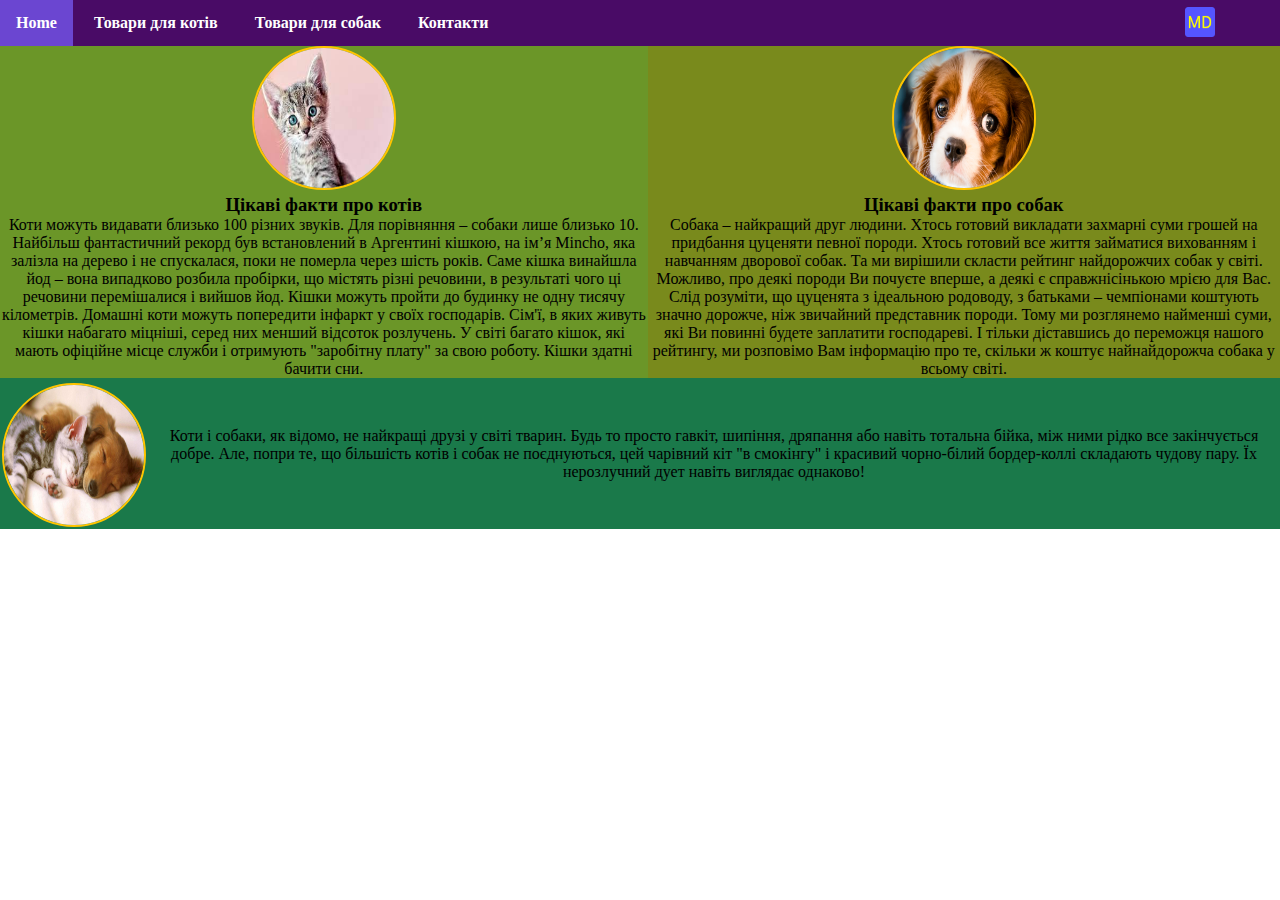
<file: index.html>
<!DOCTYPE html>
<html lang="en">
  <head>
    <meta charset="UTF-8" />
    <meta http-equiv="X-UA-Compatible" content="IE=edge" />
    <meta name="viewport" content="width=device-width, initial-scale=1.0" />
    <link rel="stylesheet" href="main_nav.css" />
    <link rel="stylesheet" href="shop.css" />
    <link rel="stylesheet" href="cats_shop.html" />
    <title>Shop</title>
  </head>
  <body>
    <div class="flex-container">
      <header class="header">
        <div id="nav" class="nav">
          <a href="#" id="Home">Home</a>
          <a href="cats_shop.html" id="FC">Товари для котів</a>
          <a href="dogs_shop.html" id="FD">Товари для собак</a>
          <a href="contact.html" id="Contact">Контакти</a>
          <img
            class="logo"
            id="logo"
            src="android-chrome-192x192.png"
            alt="logo"
          />
        </div>
      </header>
      <main class="main">
        <aside class="aside_1">
          <img class="animal cat" src="cat.jpg" alt="pic" />
          <h3><b>Цікаві факти про котів</b></h3>
          <p>
            Коти можуть видавати близько 100 різних звуків. Для порівняння –
            собаки лише близько 10. Найбільш фантастичний рекорд був
            встановлений в Аргентині кішкою, на ім’я Mincho, яка залізла на
            дерево і не спускалася, поки не померла через шість років. Саме
            кішка винайшла йод – вона випадково розбила пробірки, що містять
            різні речовини, в результаті чого ці речовини перемішалися і вийшов
            йод. Кішки можуть пройти до будинку не одну тисячу кілометрів.
            Домашні коти можуть попередити інфаркт у своїх господарів. Сім'ї, в
            яких живуть кішки набагато міцніші, серед них менший відсоток
            розлучень. У світі багато кішок, які мають офіційне місце служби і
            отримують "заробітну плату" за свою роботу. Кішки здатні бачити сни.
          </p>
        </aside>
        <aside class="aside_2">
          <img class="animal dog" src="dog.jpg" alt="pic" />
          <h3><b>Цікаві факти про собак</b></h3>
          <p>
            Собака – найкращий друг людини. Хтось готовий викладати захмарні
            суми грошей на придбання цуценяти певної породи. Хтось готовий все
            життя займатися вихованням і навчанням дворової собак. Та ми
            вирішили скласти рейтинг найдорожчих собак у світі. Можливо, про
            деякі породи Ви почуєте вперше, а деякі є справжнісінькою мрією для
            Вас. Слід розуміти, що цуценята з ідеальною родоводу, з батьками –
            чемпіонами коштують значно дорожче, ніж звичайний представник
            породи. Тому ми розглянемо найменші суми, які Ви повинні будете
            заплатити господареві. І тільки діставшись до переможця нашого
            рейтингу, ми розповімо Вам інформацію про те, скільки ж коштує
            найнайдорожча собака у всьому світі.
          </p>
        </aside>
      </main>
      <footer class="footer">
        <img class="cat-dog" src="cat+dog.jpg" alt="pic" />
        <p class="text">
          Коти і собаки, як відомо, не найкращі друзі у світі тварин. Будь то
          просто гавкіт, шипіння, дряпання або навіть тотальна бійка, між ними
          рідко все закінчується добре. Але, попри те, що більшість котів і
          собак не поєднуються, цей чарівний кіт "в смокінгу" і красивий
          чорно-білий бордер-коллі складають чудову пару. Їх нерозлучний дует
          навіть виглядає однаково!
        </p>
      </footer>
    </div>
  </body>
</html>
</file>
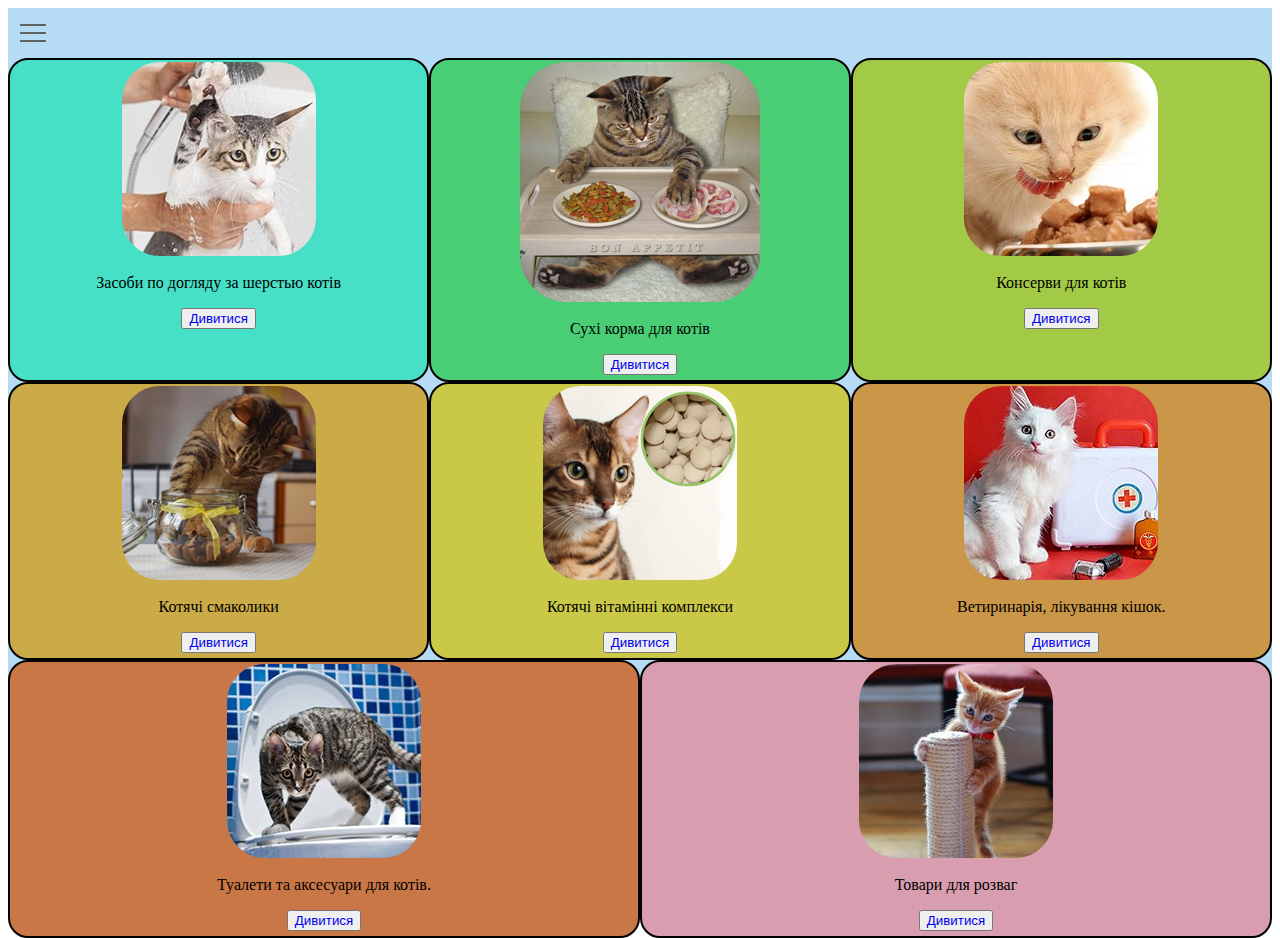
<file: 01_shop.html>
<!DOCTYPE html>
<html lang="en">
  <head>
    <meta charset="UTF-8" />
    <meta http-equiv="X-UA-Compatible" content="IE=edge" />
    <meta name="viewport" content="width=device-width, initial-scale=1.0" />
    <link rel="stylesheet" href="02_shop.css" />
    <title>Cats shop</title>
  </head>
  <body>
    <div class="flex-container">
      <div class="hamburger-menu">
        <input id="menu__toggle" type="checkbox" />
        <label class="menu__btn" for="menu__toggle">
          <span></span>
        </label>
        <ul class="menu__box">
          <li><a class="menu__item" href="#">Головна</a></li>
          <li><a class="menu__item" href="#">Товари для собак</a></li>
          <li><a class="menu__item" href="#">Контакти</a></li>
          <!-- <li><a class="menu__item" href="#">Блог</a></li>
          <li><a class="menu__item" href="#">Контакты</a></li> -->
        </ul>
      </div>
      <main class="main">
        <div class="card card_1">
          <img class="item_1" src="1.jpg" alt="pic" />
          <p class="text">Засоби по догляду за шерстью котів</p>
          <button class="btn" type="button">
            <a
              href="https://zoostar.ua/catalog/shampoos-spray-conditioners"
              target="_blank"
              >Дивитися</a
            >
          </button>
        </div>
        <div class="card card_2">
          <img class="item_2" src="2.jpg" alt="pic" />
          <p class="text">Сухі корма для котів</p>
          <button class="btn" type="button">
            <a
              href="https://zoostar.ua/catalog/dry-feed-for-cats"
              target="_blank"
              >Дивитися</a
            >
          </button>
        </div>
        <div class="card card_3">
          <img class="item_3" src="3.jpg" alt="pic" />
          <p class="text">Консерви для котів</p>
          <button class="btn" type="button">
            <a
              href="https://zoostar.ua/catalog/can-food-for-cats"
              target="_blank"
              >Дивитися</a
            >
          </button>
        </div>
        <div class="card card_4">
          <img class="item_4" src="4.jpg" alt="pic" />
          <p class="text">Котячі смаколики</p>
          <button class="btn" type="button">
            <a href="https://zoostar.ua/catalog/dainties" target="_blank"
              >Дивитися</a
            >
          </button>
        </div>
        <div class="card card_5">
          <img class="item_5" src="5.jpg" alt="pic" />
          <p class="text">Котячі вітамінні комплекси</p>
          <button class="btn" type="button">
            <a href="https://zoostar.ua/catalog/vitamins" target="_blank"
              >Дивитися</a
            >
          </button>
        </div>
        <div class="card card_6">
          <img class="item_6" src="6.jpg" alt="pic" />
          <p class="text">Ветиринарія, лікування кішок.</p>
          <button class="btn" type="button">
            <a
              href="https://zoostar.ua/catalog/veterinariya_lechenie"
              target="_blank"
              >Дивитися</a
            >
          </button>
        </div>
        <div class="card card_7">
          <img class="item_7" src="7.jpg" alt="pic" />
          <p class="text">Туалети та аксесуари для котів.</p>
          <button class="btn" type="button">
            <a href="https://zoostar.ua/catalog/rest-room" target="_blank"
              >Дивитися</a
            >
          </button>
        </div>
        <div class="card card_8">
          <img class="item_8" src="8.jpg" alt="pic" />
          <p class="text">Товари для розваг</p>
          <button class="btn" type="button">
            <a href="https://zoostar.ua/catalog/game-complex" target="_blank"
              >Дивитися</a
            >
          </button>
        </div>
      </main>
    </div>
  </body>
</html>
</file>
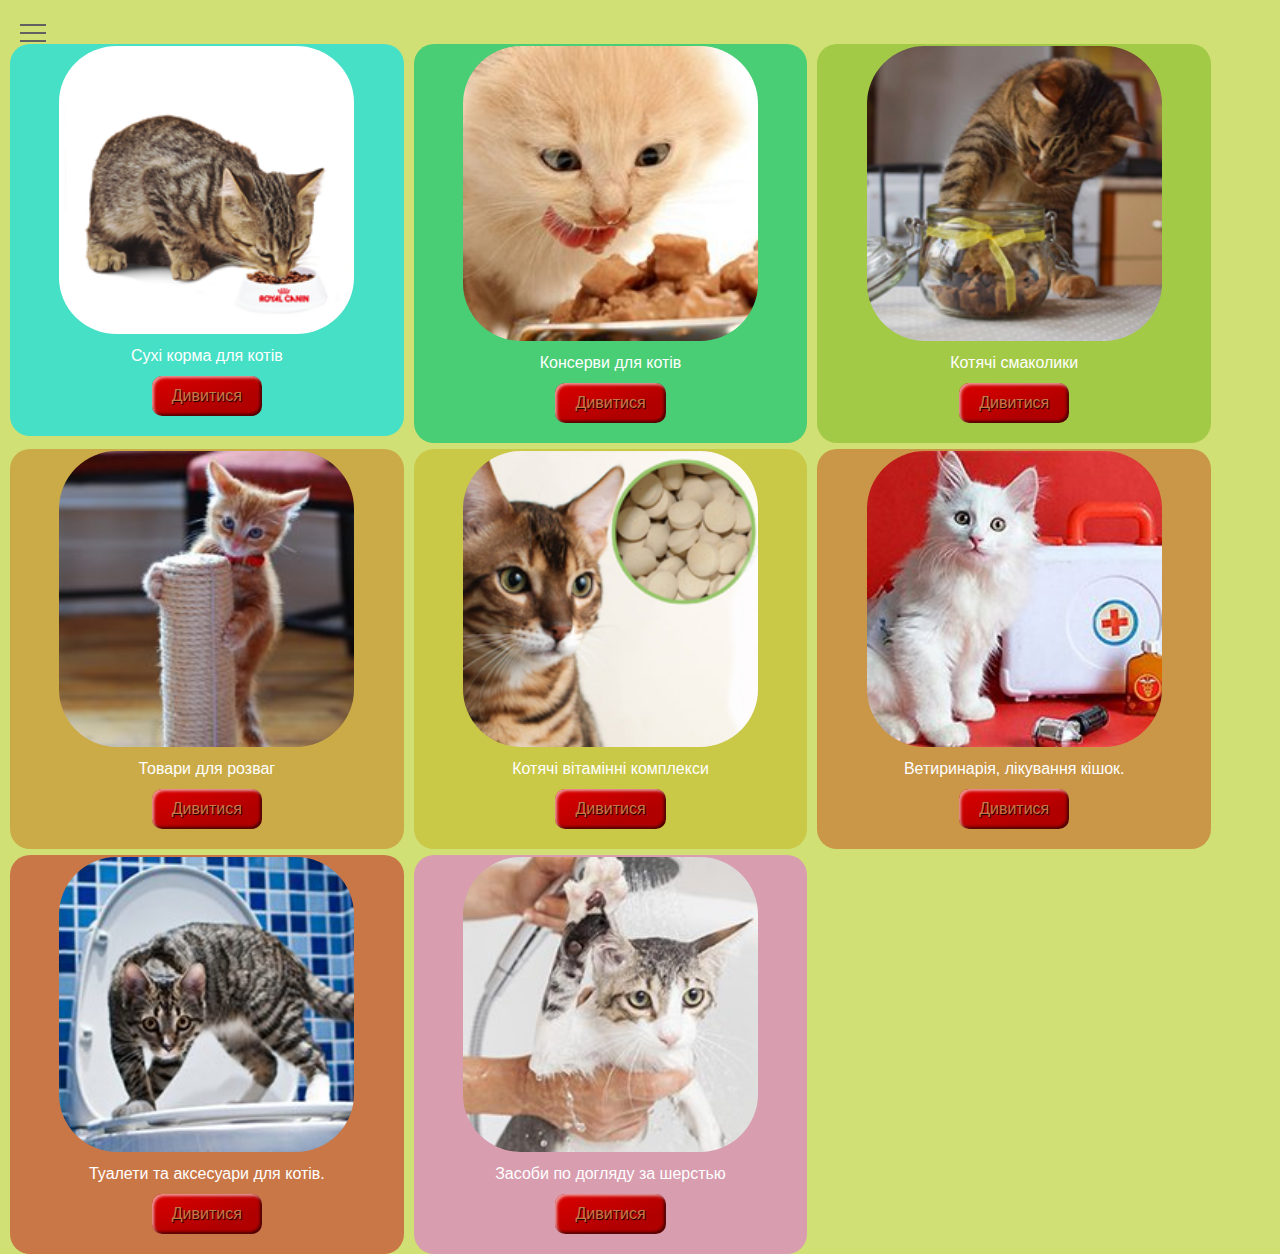
<file: cats_shop.html>
<!DOCTYPE html>
<html lang="en">
  <head>
    <meta charset="UTF-8" />
    <meta http-equiv="X-UA-Compatible" content="IE=edge" />
    <meta name="viewport" content="width=device-width, initial-scale=1.0" />
    <link rel="stylesheet" href="cats_shop.css" />
    <title>Cats shop</title>
  </head>
  <body>
    <div class="flex-container">
      <!-- <img src="01_background.jpg" alt="pic" /> -->
      <div class="hamburger-menu">
        <input id="menu__toggle" type="checkbox" />
        <label class="menu__btn" for="menu__toggle">
          <span></span>
        </label>
        <ul class="menu__box">
          <li>
            <a class="menu__item" href="shop_main.html">Головна</a>
          </li>
          <li>
            <a class="menu__item" href="dogs_shop.html">Товари для собак</a>
          </li>
          <li><a class="menu__item" href="contact.html">Контакти</a></li>
          <!-- <li><a class="menu__item" href="#">Блог</a></li>
          <li><a class="menu__item" href="#">Контакты</a></li> -->
        </ul>
      </div>
      <div class="main">
        <div class="card card_1">
          <img class="item_1" src="2.png" alt="pic" />
          <p class="text">Сухі корма для котів</p>
          <button class="btn" type="button">
            <a
              href="https://zoostar.ua/catalog/dry-feed-for-cats"
              target="_blank"
              >Дивитися</a
            >
          </button>
        </div>
        <div class="card card_2">
          <img class="item_2" src="3.jpg" alt="pic" />
          <p class="text">Консерви для котів</p>
          <button class="btn" type="button">
            <a
              href="https://zoostar.ua/catalog/can-food-for-cats"
              target="_blank"
              >Дивитися</a
            >
          </button>
        </div>
        <div class="card card_3">
          <img class="item_3" src="4.jpg" alt="pic" />
          <p class="text">Котячі смаколики</p>
          <button class="btn" type="button">
            <a href="https://zoostar.ua/catalog/dainties" target="_blank"
              >Дивитися</a
            >
          </button>
        </div>
        <div class="card card_4">
          <img class="item_4" src="8.jpg" alt="pic" />
          <p class="text">Товари для розваг</p>
          <button class="btn" type="button">
            <a href="https://zoostar.ua/catalog/game-complex" target="_blank"
              >Дивитися</a
            >
          </button>
        </div>
        <div class="card card_5">
          <img class="item_5" src="5.jpg" alt="pic" />
          <p class="text">Котячі вітамінні комплекси</p>
          <button class="btn" type="button">
            <a href="https://zoostar.ua/catalog/vitamins" target="_blank"
              >Дивитися</a
            >
          </button>
        </div>
        <div class="card card_6">
          <img class="item_6" src="6.jpg" alt="pic" />
          <p class="text">Ветиринарія, лікування кішок.</p>
          <button class="btn" type="button">
            <a
              href="https://zoostar.ua/catalog/veterinariya_lechenie"
              target="_blank"
              >Дивитися</a
            >
          </button>
        </div>
        <div class="card card_7">
          <img class="item_7" src="7.jpg" alt="pic" />
          <p class="text">Туалети та аксесуари для котів.</p>
          <button class="btn" type="button">
            <a href="https://zoostar.ua/catalog/rest-room" target="_blank"
              >Дивитися</a
            >
          </button>
        </div>
        <div class="card card_8">
          <img class="item_8" src="1.jpg" alt="pic" />
          <p class="text">Засоби по догляду за шерстью</p>
          <button class="btn" type="button">
            <a
              href="https://zoostar.ua/catalog/shampoos-spray-conditioners"
              target="_blank"
              >Дивитися</a
            >
          </button>
        </div>
      </div>
    </div>
  </body>
</html>
</file>
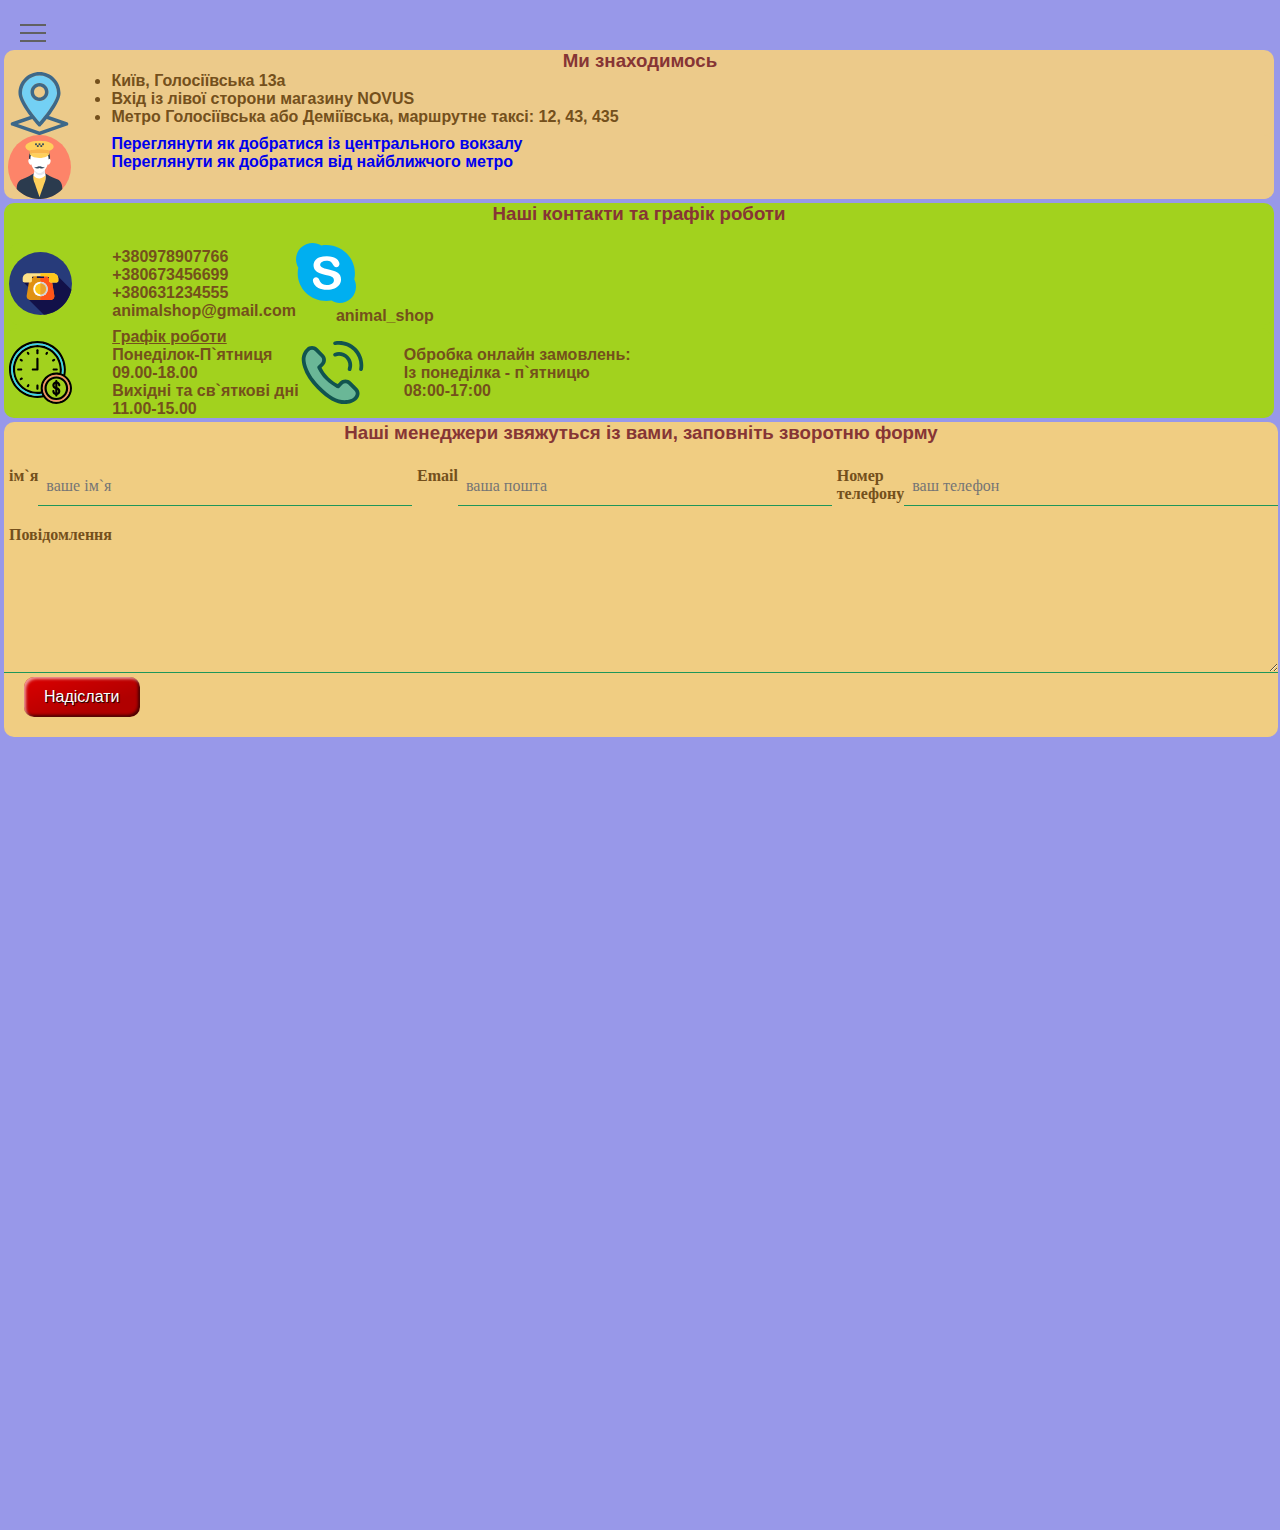
<file: contact.html>
<!DOCTYPE html>
<html lang="en">
  <head>
    <meta charset="UTF-8" />
    <meta http-equiv="X-UA-Compatible" content="IE=edge" />
    <meta name="viewport" content="width=device-width, initial-scale=1.0" />
    <link rel="stylesheet" href="contacts.css" />
    <title>contacts</title>
  </head>
  <body>
    <div class="container">
      <div class="hamburger-menu">
        <input id="menu__toggle" type="checkbox" />
        <label class="menu__btn" for="menu__toggle">
          <span></span>
        </label>
        <ul class="menu__box">
          <li>
            <a class="menu__item" href="shop_main.html">Головна</a>
          </li>
          <li>
            <a class="menu__item" href="cats_shop.html">Товари для котів</a>
          </li>
          <li>
            <a class="menu__item" href="dogs_shop.html">Товари для собак</a>
          </li>
        </ul>
      </div>
      <div class="card_1">
        <h3>Ми знаходимось</h3>
        <div class="adress">
          <img src="location-svgrepo-com.svg" alt="pic" />
          <ul>
            <li>Київ, Голосіївська 13а</li>
            <li>Вхід із лівої сторони магазину NOVUS</li>
            <li>
              Метро Голосіївська або Деміївська, маршрутне таксі: 12, 43, 435
            </li>
          </ul>
        </div>
        <div class="drive">
          <img src="taxi-driver-svgrepo-com.svg" alt="pic" />
          <ul>
            <li>
              <a
                href="https://www.google.com/maps/dir/%D0%96%D0%94+%D0%92%D0%BE%D0%BA%D0%B7%D0%B0%D0%BB+%D0%9A%D0%B8%D0%B5%D0%B2+%D1%8E%D0%B6%D0%BD%D1%8B%D0%B9+%D0%B2%D1%85%D0%BE%D0%B4,+Vokzal'na+Square,+Kyiv/%D0%B2%D1%83%D0%BB%D0%B8%D1%86%D1%8F+%D0%93%D0%BE%D0%BB%D0%BE%D1%81%D1%96%D1%97%D0%B2%D1%81%D1%8C%D0%BA%D0%B0,+13%D0%90,+Kyiv/@50.4197271,30.4654085,13z/data=!3m1!4b1!4m14!4m13!1m5!1m1!1s0x40d4cef2a01742cf:0x94d02f977be98e0!2m2!1d30.4896335!2d50.4404947!1m5!1m1!1s0x40d4cf4ae7d67839:0xa90d75a5fce35738!2m2!1d30.5198689!2d50.398803!3e0"
                target="_blank"
                >Переглянути як добратися із центрального вокзалу</a
              >
            </li>
            <li>
              <a
                href="https://www.google.com.ua/maps/dir/%D0%93%D0%BE%D0%BB%D0%BE%D1%81%D0%B5%D0%B5%D0%B2%D1%81%D0%BA%D0%B0%D1%8F/%D0%B2%D1%83%D0%BB.+%D0%93%D0%BE%D0%BB%D0%BE%D1%81%D1%96%D1%97%D0%B2%D1%81%D1%8C%D0%BA%D0%B0,+13%D0%90,+%D0%9A%D0%B8%D1%97%D0%B2,+03039/@50.3991614,30.5096824,16z/data=!3m1!4b1!4m14!4m13!1m5!1m1!1s0x40d4c8cafde0ca2d:0x5b4fee96b3d94d81!2m2!1d30.5082507!2d50.3973835!1m5!1m1!1s0x40d4cf4ae7d67839:0xa90d75a5fce35738!2m2!1d30.5198689!2d50.398803!3e2?hl=ru"
                target="_blank"
                >Переглянути як добратися від найближчого метро</a
              >
            </li>
          </ul>
        </div>
      </div>
      <div class="card_2">
        <h3>Наші контакти та графік роботи</h3>
        <br />
        <div class="contact">
          <img src="telephone-phone-svgrepo-com.svg" alt="pic" />
          <ul>
            <li>+380978907766</li>
            <li>+380673456699</li>
            <li>+380631234555</li>
            <li>animalshop@gmail.com</li>
          </ul>
          <div class="skype_text">
            <img src="skype-svgrepo-com.svg" alt="pic" />
            <ul class="skype">
              <li>animal_shop</li>
            </ul>
          </div>
        </div>
        <div class="work">
          <img src="clock-svgrepo-com.svg" alt="pic" />
          <ul>
            <u><b>Графік роботи</b></u>
            <li>Понеділок-П`ятниця</li>
            <li>09.00-18.00</li>
            <li>Вихідні та св`яткові дні</li>
            <li>11.00-15.00</li>
          </ul>
          <img src="online_telephone-svgrepo-com.svg" alt="pic" />
          <ul>
            Обробка онлайн замовлень:
            <li>Із понеділка - п`ятницю</li>
            <li>08:00-17:00</li>
          </ul>
        </div>
      </div>
      <div class="call_back">
        <h3>Наші менеджери звяжуться із вами, заповніть зворотню форму</h3>
        <br />
        <form>
          <div class="row">
            <label for="text">ім`я</label>
            <input type="text" placeholder="  ваше ім`я" />
            <label for="email">Email</label>
            <input
              type="email"
              name="email"
              id="email"
              placeholder="  ваша пошта"
            />
            <label for="tel_number">Номер телефону</label>
            <input type="number" placeholder="  ваш телефон" />
          </div>
          <label for="message">Повідомлення</label>
          <br />
          <textarea name="message" id="message" cols="20" rows="5"></textarea>
        </form>
        <input class="btn" type="button" value="Надіслати" />
      </div>
    </div>
  </body>
</html>
</file>
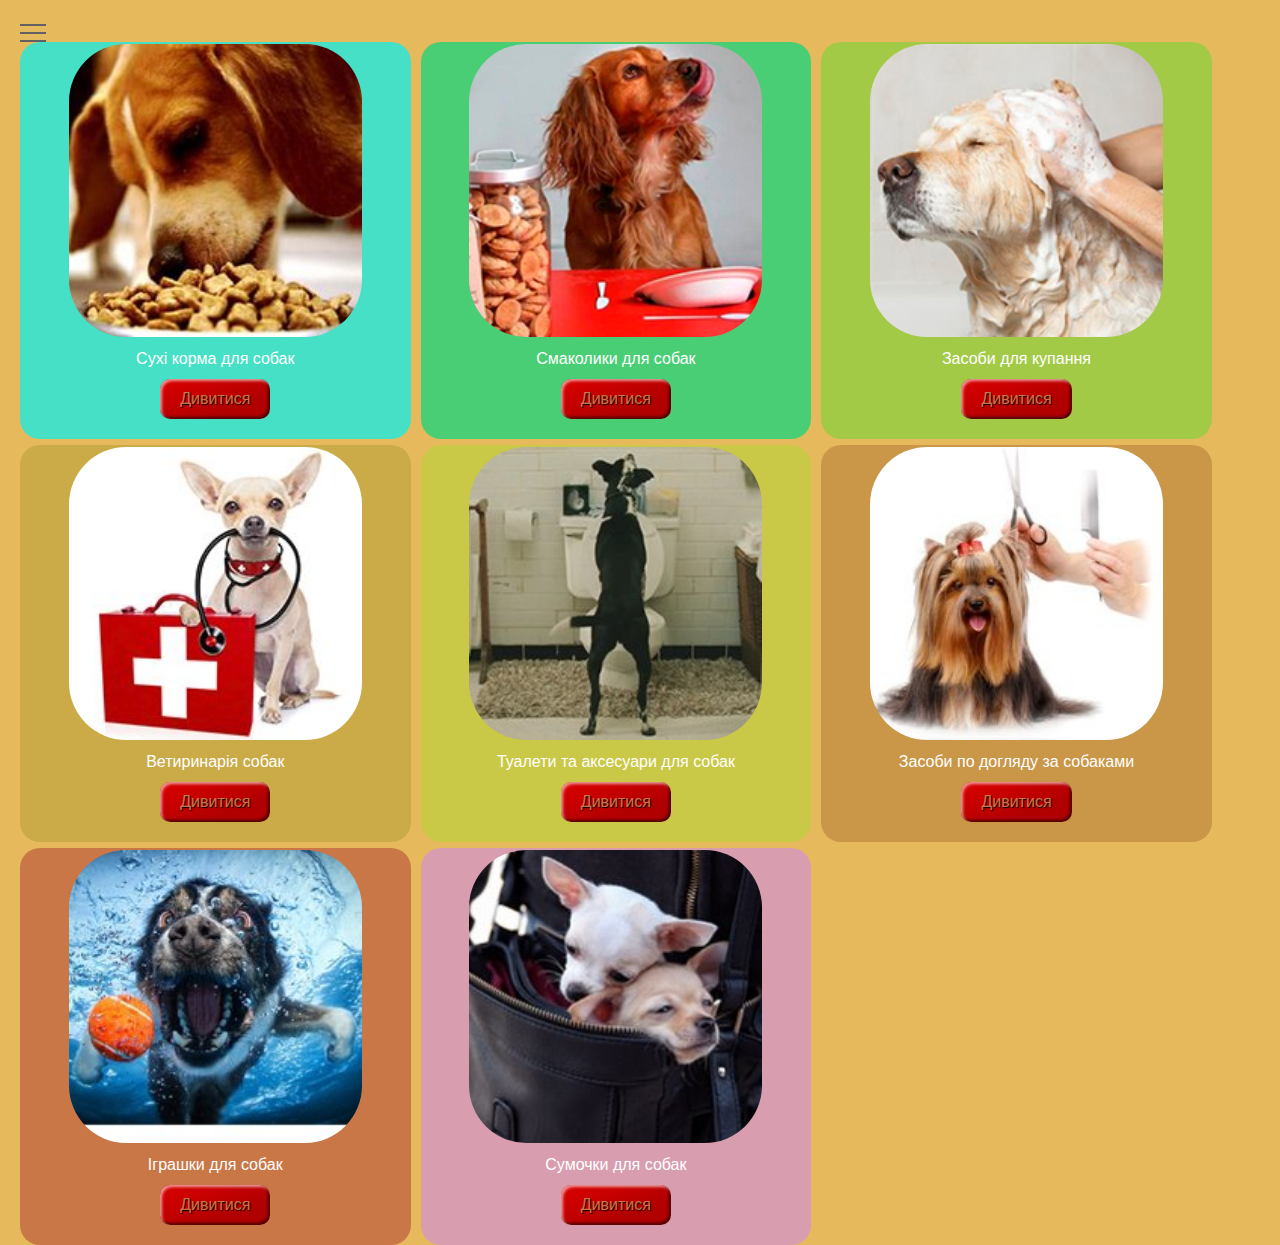
<file: dogs_shop.html>
<!DOCTYPE html>
<html lang="en">
  <head>
    <meta charset="UTF-8" />
    <meta http-equiv="X-UA-Compatible" content="IE=edge" />
    <meta name="viewport" content="width=device-width, initial-scale=1.0" />
    <link rel="stylesheet" href="dogs_shop.css" />
    <title>Dogs shop</title>
  </head>
  <body>
    <div class="flex-container">
      <div class="hamburger-menu">
        <input id="menu__toggle" type="checkbox" />
        <label class="menu__btn" for="menu__toggle">
          <span></span>
        </label>
        <ul class="menu__box">
          <li>
            <a class="menu__item" href="shop_main.html">Головна</a>
          </li>
          <li>
            <a class="menu__item" href="cats_shop.html">Товари для котів</a>
          </li>
          <li>
            <a class="menu__item" href="contact.html">Контакти</a>
          </li>
        </ul>
      </div>
      <div class="main">
        <div class="card card_1">
          <img class="item_1" src="1_1.jpg" alt="pic" />
          <p class="text">Сухі корма для собак</p>
          <button class="btn" type="button">
            <a
              href="https://zoostar.ua/catalog/dry-feed-for-dogs"
              target="_blank"
              >Дивитися</a
            >
          </button>
        </div>
        <div class="card card_2">
          <img class="item_2" src="2_2.jpg" alt="pic" />
          <p class="text">Смаколики для собак</p>
          <button class="btn" type="button">
            <a href="https://zoostar.ua/catalog/dogs_dainties" target="_blank"
              >Дивитися</a
            >
          </button>
        </div>
        <div class="card card_3">
          <img class="item_3" src="3_3.jpg" alt="pic" />
          <p class="text">Засоби для купання</p>
          <button class="btn" type="button">
            <a
              href="https://zoostar.ua/catalog/dogs_shampoos-spray-conditioners"
              target="_blank"
              >Дивитися</a
            >
          </button>
        </div>
        <div class="card card_4">
          <img class="item_4" src="4_4.jpg" alt="pic" />
          <p class="text">Ветиринарія собак</p>
          <button class="btn" type="button">
            <a
              href="https://zoostar.ua/catalog/veterinariya-lechenie"
              target="_blank"
              >Дивитися</a
            >
          </button>
        </div>
        <div class="card card_5">
          <img class="item_5" src="5_5.jpg" alt="pic" />
          <p class="text">Туалети та аксесуари для собак</p>
          <button class="btn" type="button">
            <a href="https://zoostar.ua/catalog/dogs_rest-room" target="_blank"
              >Дивитися</a
            >
          </button>
        </div>
        <div class="card card_6">
          <img class="item_6" src="6_6.jpg" alt="pic" />
          <p class="text">Засоби по догляду за собаками</p>
          <button class="btn" type="button">
            <a
              href="https://zoostar.ua/catalog/dogs_care-of-pets"
              target="_blank"
              >Дивитися</a
            >
          </button>
        </div>
        <div class="card card_7">
          <img class="item_7" src="7_7.jpg" alt="pic" />
          <p class="text">Іграшки для собак</p>
          <button class="btn" type="button">
            <a href="https://zoostar.ua/catalog/dogs_toys" target="_blank"
              >Дивитися</a
            >
          </button>
        </div>
        <div class="card card_8">
          <img class="item_8" src="8_8.jpg" alt="pic" />
          <p class="text">Сумочки для собак</p>
          <button class="btn" type="button">
            <a href="https://zoostar.ua/catalog/dogs_bags" target="_blank"
              >Дивитися</a
            >
          </button>
        </div>
      </div>
    </div>
  </body>
</html>
</file>
<file: main_nav.css>
.nav {
  display: flex;
  background-color: rgb(73, 11, 102);
  font-family: "Times New Roman", Times, serif;
  font-weight: bolder;
  color: white;
  width: 100%;
  position: relative;
  gap: 5px;
}
.logo {
  display: flex;
  width: 30px;
  height: 30px;
  margin: 15px;
  color: inherit;
  position: absolute;
  right: 50px;
  top: -8px;
}
@media screen and (max-width: 650px) {
  #nav a {
    position: absolute;
    left: -110px;
    transition: 0.5s;
    padding: 15px;
    width: 100px;
    text-decoration: none;
    font-size: 20px;
    color: white;
    border-radius: 0 5px 5px 0;
    font-size: small;
  }
  .logo {
    position: absolute;
    left: -150px;
    height: 70px;
    width: 70px;
    text-decoration: none;
    border-radius: 15px 15px 15px 15px;
    box-shadow: 0 0 20px rgba(150, 0, 20, 0.7);
  }

  #nav a:hover {
    left: 0;
  }
  #logo {
    top: 1px;
    margin-left: 20px;
  }
  #Home {
    top: -110px;
    background-color: #04aa6d;
  }

  #FC {
    top: 20px;
    background-color: #2196f3;
  }

  #FD {
    top: 60px;
    background-color: #f44336;
  }
  #Contact {
    top: 100px;
    background-color: #c1d416;
  }
}
.nav a:hover,
.dropdown:hover {
  background-color: rgb(107, 70, 209);
}
.nav a {
  color: white;
  text-decoration: none;
  display: flex;
  text-align: center;
  padding: 14px 16px;
}
</file>
<file: shop.css>
* {
  margin: 0%;
}
.flex-container {
  display: flex;
  height: 100vh;
  flex-direction: column;
  text-align: center;
}

.header {
  flex-grow: 0;
  background-color: rgb(41, 192, 99);
}
.main {
  display: flex;
  flex-grow: 100%;

  /* background-color: rgb(142, 158, 68); */
  /* justify-content: space-between; */
}
.aside_1 {
  background-color: rgb(107, 150, 40);
  text-align: center;
  flex-grow: 50%;
}
.aside_2 {
  background-color: rgb(121, 138, 28);
  text-align: inherit;
  flex-grow: 50%;
}
.animal {
  width: 140px;
  height: 140px;
  border: 2px solid rgb(255, 196, 0);
  align-self: flex-start;
  margin-left: 0px;
  border-radius: 50%;
}
.cat-dog {
  width: 140px;
  height: 140px;
  justify-content: flex-start;
  border-radius: 50%;
  border: 2px solid rgb(255, 196, 0);
  margin: 2px;
  margin-top: 5px;
}
@media screen and (max-width: 650px) {
  .aside_1,
  .aside_2 {
    padding-top: 5px;
  }
  .animal {
    box-shadow: rgb(173, 121, 7) 3px -1px 4px 2px;
  }
}
.footer {
  display: flex;
  /* flex-grow: 1; */
  background-color: rgb(26, 121, 74);
}
.text {
  text-align: center;
  align-self: center;
}
</file>
<file: 02_shop.css>
.flex-container {
  display: flex;
  height: 100vh;
  flex-direction: column;
  background-color: #b6dcf5;
}
.hamburger-menu {
  margin: 15px;
}
#menu__toggle {
  opacity: 0;
}

#menu__toggle:checked ~ .menu__btn > span {
  transform: rotate(45deg);
}
#menu__toggle:checked ~ .menu__btn > span::before {
  top: 0;
  transform: rotate(0);
}
#menu__toggle:checked ~ .menu__btn > span::after {
  top: 0;
  transform: rotate(90deg);
}
#menu__toggle:checked ~ .menu__box {
  visibility: visible;
  left: 0;
}
.menu__btn {
  display: flex;
  align-items: center;
  position: fixed;
  top: 20px;
  left: 20px;
  width: 26px;
  height: 26px;
  cursor: pointer;
  z-index: 1;
}

.menu__btn > span,
.menu__btn > span::before,
.menu__btn > span::after {
  display: block;
  position: absolute;
  width: 100%;
  height: 2px;
  background-color: #616161;
  transition-duration: 0.25s;
}
.menu__btn > span::before {
  content: "";
  top: -8px;
}
.menu__btn > span::after {
  content: "";
  top: 8px;
}

.menu__box {
  display: block;
  position: fixed;
  visibility: hidden;
  top: 0;
  left: -100%;
  width: 150px;
  height: 30%;
  margin: 0;
  padding: 70px 0;
  list-style: none;
  background-color: #46a3e0;
  box-shadow: 5px 0px 6px rgba(0, 0, 0, 0.4);
  transition-duration: 0.25s;
}

.menu__item {
  display: block;
  padding: 12px 24px;
  color: #333;
  font-family: "Roboto", sans-serif;
  font-size: 20px;
  font-weight: 600;
  text-decoration: none;
  transition-duration: 0.4s;
}
.menu__item:hover {
  background-color: #cfd8dc;
}

.main {
  /* border: 2px solid coral; */
  display: inline-flex;
  flex-wrap: wrap;
  height: 100vh;
  width: fit-content;
}
.card {
  border: 2px solid black;
  border-radius: 20px;
  width: 30%;
  flex-grow: 1;
  display: flex;
  flex-direction: column;
  background-color: white;
}
.card img {
  width: fit-content;
  height: fit-content;
  align-self: center;
  padding: 2px;
  border-radius: 20%;
}
.text {
  /* align-self: center; */
}
p {
  text-align: center;
}
.btn {
  align-self: center;
  margin-bottom: 5px;
  text-decoration: none;
}
a {
  text-decoration: none;
}
.card_1 {
  background-color: #46e0c6;
}
.card_2 {
  background-color: #49ce75;
}
.card_3 {
  background-color: #a3ca47;
}
.card_4 {
  background-color: #caab47;
}
.card_5 {
  background-color: #cac847;
}
.card_6 {
  background-color: #ca9647;
}
.card_7 {
  background-color: #ca7747;
}
.card_8 {
  background-color: #d89daf;
}
</file>
<file: cats_shop.css>
* {
  font-family: "Franklin Gothic Medium", "Arial Narrow", Arial, sans-serif;
  font-weight: 500;
  font-size: medium;
  color: white;
  margin: 0%;
  padding: 0%;
}
.flex-container {
  display: inline-block;
  height: 100vh;

  /* background-color: #9febe1; */
}
body {
  background: #d0e074;
  /* background-size: 180%; */
}
.hamburger-menu {
  margin: 10px;
}
#menu__toggle {
  opacity: 0;
}

#menu__toggle:checked ~ .menu__btn > span {
  transform: rotate(45deg);
}
#menu__toggle:checked ~ .menu__btn > span::before {
  top: 0;
  transform: rotate(0);
}
#menu__toggle:checked ~ .menu__btn > span::after {
  top: 0;
  transform: rotate(90deg);
}
#menu__toggle:checked ~ .menu__box {
  visibility: visible;
  left: 0;
}
.menu__btn {
  display: flex;
  align-items: center;
  position: fixed;
  top: 20px;
  left: 20px;
  width: 26px;
  height: 26px;
  cursor: pointer;
  z-index: 1;
}

.menu__btn > span,
.menu__btn > span::before,
.menu__btn > span::after {
  display: block;
  position: absolute;
  width: 100%;
  height: 2px;
  background-color: #616161;
  transition-duration: 0.25s;
}
.menu__btn > span::before {
  content: "";
  top: -8px;
}
.menu__btn > span::after {
  content: "";
  top: 8px;
}

.menu__box {
  display: block;
  position: fixed;
  visibility: hidden;
  top: 0;
  left: -100%;
  width: 150px;
  height: 30%;
  margin: 0;
  padding: 70px 0;
  list-style: none;
  background-color: #46a3e0;
  box-shadow: 5px 0px 6px rgba(0, 0, 0, 0.4);
  transition-duration: 0.25s;
}

.menu__item {
  display: block;
  padding: 12px 24px;
  color: #333;
  font-family: "Roboto", sans-serif;
  font-size: 20px;
  font-weight: 600;
  text-decoration: none;
  transition-duration: 0.4s;
}
.menu__item:hover {
  background-color: #cfd8dc;
}

.main {
  display: block;
  box-sizing: 100%;
  margin: 5px;
}
.card {
  border-radius: 20px;
  display: inline-block;
  box-sizing: border-box;
  background-color: white;
  float: left;
  font-size: 40px;
  background: dodgerblue;
  margin-top: 6px;
  width: 31%;
  margin-right: 5px;
  margin-left: 5px;
  text-align: center;
}
.card:hover {
  opacity: 0.7;
}
@media screen and (max-width: 700px) {
  body {
    background-size: 400%;
  }
  .card {
    width: 45%;
  }
  .main {
    margin-left: 20px;
    padding: 5px;
  }
  .flex-container {
    margin-bottom: 10px;
    width: 100%;
    margin-top: 0px;
  }
}

/* @keyframes color {
  0% {
    filter: hue-rotate(0deg);
  }

  100% {
    filter: hue-rotate(360deg);
  }
} */
.card img {
  padding: 2px;
  border-radius: 20%;
  width: 75%;
  margin-left: auto;
  margin-right: auto;
}
.text {
  align-self: center;
  margin-top: 2px;
}
@keyframes glowing {
  0% {
    background-color: rgba(220, 0, 0, 1);
    box-shadow: 0 0 5px #ce350f;
  }
  50% {
    background-color: #4ec0ec;
    box-shadow: 0 0 20px #49e819;
  }
  100% {
    background-color: #f5e4b4;
    box-shadow: 0 0 5px #2ba805;
  }
}
.btn {
  animation: glowing infinite 2000ms;
  align-self: center;
  margin-bottom: 20px;
  border: 0;
  line-height: 2.5;
  padding: 0 20px;
  font-size: 1rem;
  text-align: center;
  color: #fff;
  text-shadow: 1px 1px 1px #000;
  border-radius: 10px;
  background-color: rgba(220, 0, 0, 1);
  background-image: linear-gradient(
    to top left,
    rgba(0, 0, 0, 0.2),
    rgba(0, 0, 0, 0.2) 30%,
    rgba(0, 0, 0, 0)
  );
  box-shadow: inset 2px 2px 3px rgba(255, 255, 255, 0.6),
    inset -2px -2px 3px rgba(0, 0, 0, 0.6);
}
.btn:active {
  box-shadow: inset -2px -2px 3px rgba(255, 255, 255, 0.6),
    inset 2px 2px 3px rgba(0, 0, 0, 0.6);
}
.card:active {
  box-shadow: inset -2px -2px 3px rgba(255, 255, 255, 0.6),
    inset 2px 2px 3px rgba(0, 0, 0, 0.6);
}

a {
  text-decoration: none;
  color: #ca7747;
}
.card_1 {
  background-color: #46e0c6;
}
.card_2 {
  background-color: #49ce75;
}
.card_3 {
  background-color: #a3ca47;
}
.card_4 {
  background-color: #caab47;
}
.card_5 {
  background-color: #cac847;
}
.card_6 {
  background-color: #ca9647;
}
.card_7 {
  background-color: #ca7747;
}
.card_8 {
  background-color: #d89daf;
}
</file>
<file: contacts.css>
* {
  margin: 0px;
}
body {
  background-color: rgb(152, 152, 233);
}
.hamburger-menu {
  margin: 15px;
}
#menu__toggle {
  opacity: 0;
}

#menu__toggle:checked ~ .menu__btn > span {
  transform: rotate(45deg);
}
#menu__toggle:checked ~ .menu__btn > span::before {
  top: 0;
  transform: rotate(0);
}
#menu__toggle:checked ~ .menu__btn > span::after {
  top: 0;
  transform: rotate(90deg);
}
#menu__toggle:checked ~ .menu__box {
  visibility: visible;
  left: 0;
}
.menu__btn {
  display: flex;
  align-items: center;
  position: fixed;
  top: 20px;
  left: 20px;
  width: 26px;
  height: 26px;
  cursor: pointer;
  z-index: 1;
}

.menu__btn > span,
.menu__btn > span::before,
.menu__btn > span::after {
  display: block;
  position: absolute;
  width: 100%;
  height: 2px;
  background-color: #616161;
  transition-duration: 0.25s;
}
.menu__btn > span::before {
  content: "";
  top: -8px;
}
.menu__btn > span::after {
  content: "";
  top: 8px;
}

.menu__box {
  display: block;
  position: fixed;
  visibility: hidden;
  top: 0;
  left: -100%;
  width: 150px;
  height: 30%;
  margin: 0;
  padding: 70px 0;
  list-style: none;
  background-color: #46a3e0;
  box-shadow: 5px 0px 6px rgba(0, 0, 0, 0.4);
  transition-duration: 0.25s;
}

.menu__item {
  display: block;
  padding: 12px 24px;
  color: #333;
  font-family: "Roboto", sans-serif;
  font-size: 20px;
  font-weight: 600;
  text-decoration: none;
  transition-duration: 0.4s;
}
.menu__item:hover {
  background-color: #cfd8dc;
}

.card_1 {
  background-color: rgb(236, 202, 138);
  margin: 4px;
  border-radius: 10px;
  padding-left: 2px;
}
.card_2 {
  background-color: rgb(162, 210, 30);
  margin: 4px;
  border-radius: 10px;
}
.adress {
  display: flex;
  box-sizing: border-box;
  background-color: rgb(236, 202, 138);
  border-radius: 10px;
}
a:hover {
  font-size: large;
  color: blue;
  transition: all 2s;
}
.card_1 img {
  margin-left: 2px;
}
.drive a {
  text-decoration: none;
}
h3 {
  color: rgb(134, 53, 53);
  text-align: center;
  font-weight: bolder;
  font-family: Verdana, Geneva, Tahoma, sans-serif;
}
.drive {
  display: flex;
  background-color: rgb(236, 202, 138);
  border-radius: 10px;
}
.drive ul {
  list-style: none;
}
.container {
  display: block;
  width: 100%;
  box-sizing: border-box;
  height: 170vh;
  font-family: "Lucida Sans", "Lucida Sans Regular", "Lucida Grande",
    "Lucida Sans Unicode", Geneva, Verdana, sans-serif;
  color: rgb(116, 80, 28);
  font-weight: bold;
  padding-top: 2px;
  padding-right: 2px;
}
.drive a {
  align-self: flex-start;
}
.container img {
  width: 5%;
}
.contact {
  display: flex;
  background-color: rgb(162, 210, 30);
  border-radius: 10px;
  margin-left: 5px;
  align-items: center;
}
.contact li {
  list-style: none;
}
.work {
  display: flex;
  background-color: rgb(162, 210, 30);
  border-radius: 10px;
  margin-left: 20px;
  margin: 3px;
  align-items: center;
}
.work ul {
  list-style: none;
}
.work img {
  width: 5%;
  margin-left: 2px;
}
/* .work dl {
  align-self: stretch;
} */
.row {
  display: flex;
  margin-top: 5px;
  margin-bottom: 20px;
  width: 100%;
  justify-content: space-between;
}
.call_back {
  background-color: rgb(240, 205, 130);
  border-radius: 10px;
  margin-top: 2px;
  margin-left: 4px;
  font-family: "Times New Roman", Times, serif;
}
.call_back form label {
  display: block;
  margin-left: 5px;
}
.call_back form input,
.call_back form textarea {
  width: 100%;
  border: none;
  box-sizing: border-box;
  background: transparent;
  border-bottom: 1px solid rgb(30, 150, 90);
  color: black;
  padding: 10px 0px 10px;
  outline: none;
  font-family: inherit;
  font-size: inherit;
}
.form {
  margin-left: 2px;
}
.btn {
  margin-left: 20px;
  animation: glowing infinite 2000ms;
  align-self: center;
  margin-bottom: 20px;
  border: 0;
  line-height: 2.5;
  padding: 0 20px;
  font-size: 1rem;
  text-align: center;
  color: #fff;
  text-shadow: 1px 1px 1px #000;
  border-radius: 10px;
  background-color: rgba(220, 0, 0, 1);
  background-image: linear-gradient(
    to top left,
    rgba(0, 0, 0, 0.2),
    rgba(0, 0, 0, 0.2) 30%,
    rgba(0, 0, 0, 0)
  );
  box-shadow: inset 2px 2px 3px rgba(255, 255, 255, 0.6),
    inset -2px -2px 3px rgba(0, 0, 0, 0.6);
}
.btn:active {
  box-shadow: inset -2px -2px 3px rgba(255, 255, 255, 0.6),
    inset 2px 2px 3px rgba(0, 0, 0, 0.6);
}
@media screen and (max-width: 700px) {
  .container {
    display: block;
    width: 100%;
    height: 100vh;
    font-size: smaller;
  }
  .contact {
    display: flex;
    /* flex-direction: column; */
    /* align-items: flex-start; */
    border-bottom: 2px solid coral;
  }
  .container img {
    width: 10%;
  }
  .work {
    display: flex;
    align-items: flex-start;
  }
  .skype_text {
    /* border: 2px solid black; */
    display: block;
    text-align: center;
  }
  .skype_text li {
    text-align: left;
  }
}
.skype_text img {
  width: 20%;
}
</file>
<file: dogs_shop.css>
* {
  font-family: "Franklin Gothic Medium", "Arial Narrow", Arial, sans-serif;
  font-weight: 500;
  font-size: medium;
  color: white;
  margin: 0%;
  padding: 0%;
}
.flex-container {
  display: inline-block;
  height: 100vh;
  padding-left: 10px;

  /* background-color: #9febe1; */
}
body {
  background: #e6ba5c;
}

.hamburger-menu {
  margin: 9px;
}
#menu__toggle {
  opacity: 0;
}

#menu__toggle:checked ~ .menu__btn > span {
  transform: rotate(45deg);
}
#menu__toggle:checked ~ .menu__btn > span::before {
  top: 0;
  transform: rotate(0);
}
#menu__toggle:checked ~ .menu__btn > span::after {
  top: 0;
  transform: rotate(90deg);
}
#menu__toggle:checked ~ .menu__box {
  visibility: visible;
  left: 0;
}
.menu__btn {
  display: flex;
  align-items: center;
  position: fixed;
  top: 20px;
  left: 20px;
  width: 26px;
  height: 26px;
  cursor: pointer;
  z-index: 1;
}

.menu__btn > span,
.menu__btn > span::before,
.menu__btn > span::after {
  display: block;
  position: absolute;
  width: 100%;
  height: 2px;
  background-color: #616161;
  transition-duration: 0.25s;
}
.menu__btn > span::before {
  content: "";
  top: -8px;
}
.menu__btn > span::after {
  content: "";
  top: 8px;
}

.menu__box {
  display: block;
  position: fixed;
  visibility: hidden;
  top: 0;
  left: -100%;
  width: 150px;
  height: 30%;
  margin: 0;
  padding: 70px 0;
  list-style: none;
  background-color: #46a3e0;
  box-shadow: 5px 0px 6px rgba(0, 0, 0, 0.4);
  transition-duration: 0.25s;
}

.menu__item {
  display: block;
  padding: 12px 24px;
  color: #333;
  font-family: "Roboto", sans-serif;
  font-size: 20px;
  font-weight: 600;
  text-decoration: none;
  transition-duration: 0.4s;
}
.menu__item:hover {
  background-color: #cfd8dc;
}

.main {
  display: block;
  box-sizing: 100%;
  margin: 5px;
}
.card {
  border-radius: 20px;
  display: inline-block;
  box-sizing: border-box;
  background-color: white;
  float: left;
  font-size: 40px;
  background: dodgerblue;
  margin-top: 6px;
  width: 31%;
  margin-right: 5px;
  margin-left: 5px;
  text-align: center;
}
.card:hover {
  opacity: 0.7;
}
@media screen and (max-width: 700px) {
  .card {
    width: 45%;
  }
  .main {
    margin: 5px;

    padding: 5px;
  }
  .flex-container {
    margin-bottom: 10px;
    width: 100%;
    margin-top: 0px;
  }
}

/* @keyframes color {
    0% {
      filter: hue-rotate(0deg);
    }
  
    100% {
      filter: hue-rotate(360deg);
    }
  } */
.card img {
  padding: 2px;
  border-radius: 20%;
  width: 75%;
  margin-left: auto;
  margin-right: auto;
}
.text {
  align-self: center;
  margin-top: 2px;
}
@keyframes glowing {
  0% {
    background-color: rgba(220, 0, 0, 1);
    box-shadow: 0 0 5px #ce350f;
  }
  50% {
    background-color: #4ec0ec;
    box-shadow: 0 0 20px #49e819;
  }
  100% {
    background-color: #f5e4b4;
    box-shadow: 0 0 5px #2ba805;
  }
}
.btn {
  animation: glowing infinite 2000ms;
  align-self: center;
  margin-bottom: 20px;
  border: 0;
  line-height: 2.5;
  padding: 0 20px;
  font-size: 1rem;
  text-align: center;
  color: #fff;
  text-shadow: 1px 1px 1px #000;
  border-radius: 10px;
  background-color: rgba(220, 0, 0, 1);
  background-image: linear-gradient(
    to top left,
    rgba(0, 0, 0, 0.2),
    rgba(0, 0, 0, 0.2) 30%,
    rgba(0, 0, 0, 0)
  );
  box-shadow: inset 2px 2px 3px rgba(255, 255, 255, 0.6),
    inset -2px -2px 3px rgba(0, 0, 0, 0.6);
}
.btn:active {
  box-shadow: inset -2px -2px 3px rgba(255, 255, 255, 0.6),
    inset 2px 2px 3px rgba(0, 0, 0, 0.6);
}
.card:active {
  box-shadow: inset -2px -2px 3px rgba(255, 255, 255, 0.6),
    inset 2px 2px 3px rgba(0, 0, 0, 0.6);
}

a {
  text-decoration: none;
  color: #ca7747;
}
.card_1 {
  background-color: #46e0c6;
}
.card_2 {
  background-color: #49ce75;
}
.card_3 {
  background-color: #a3ca47;
}
.card_4 {
  background-color: #caab47;
}
.card_5 {
  background-color: #cac847;
}
.card_6 {
  background-color: #ca9647;
}
.card_7 {
  background-color: #ca7747;
}
.card_8 {
  background-color: #d89daf;
}
</file>
